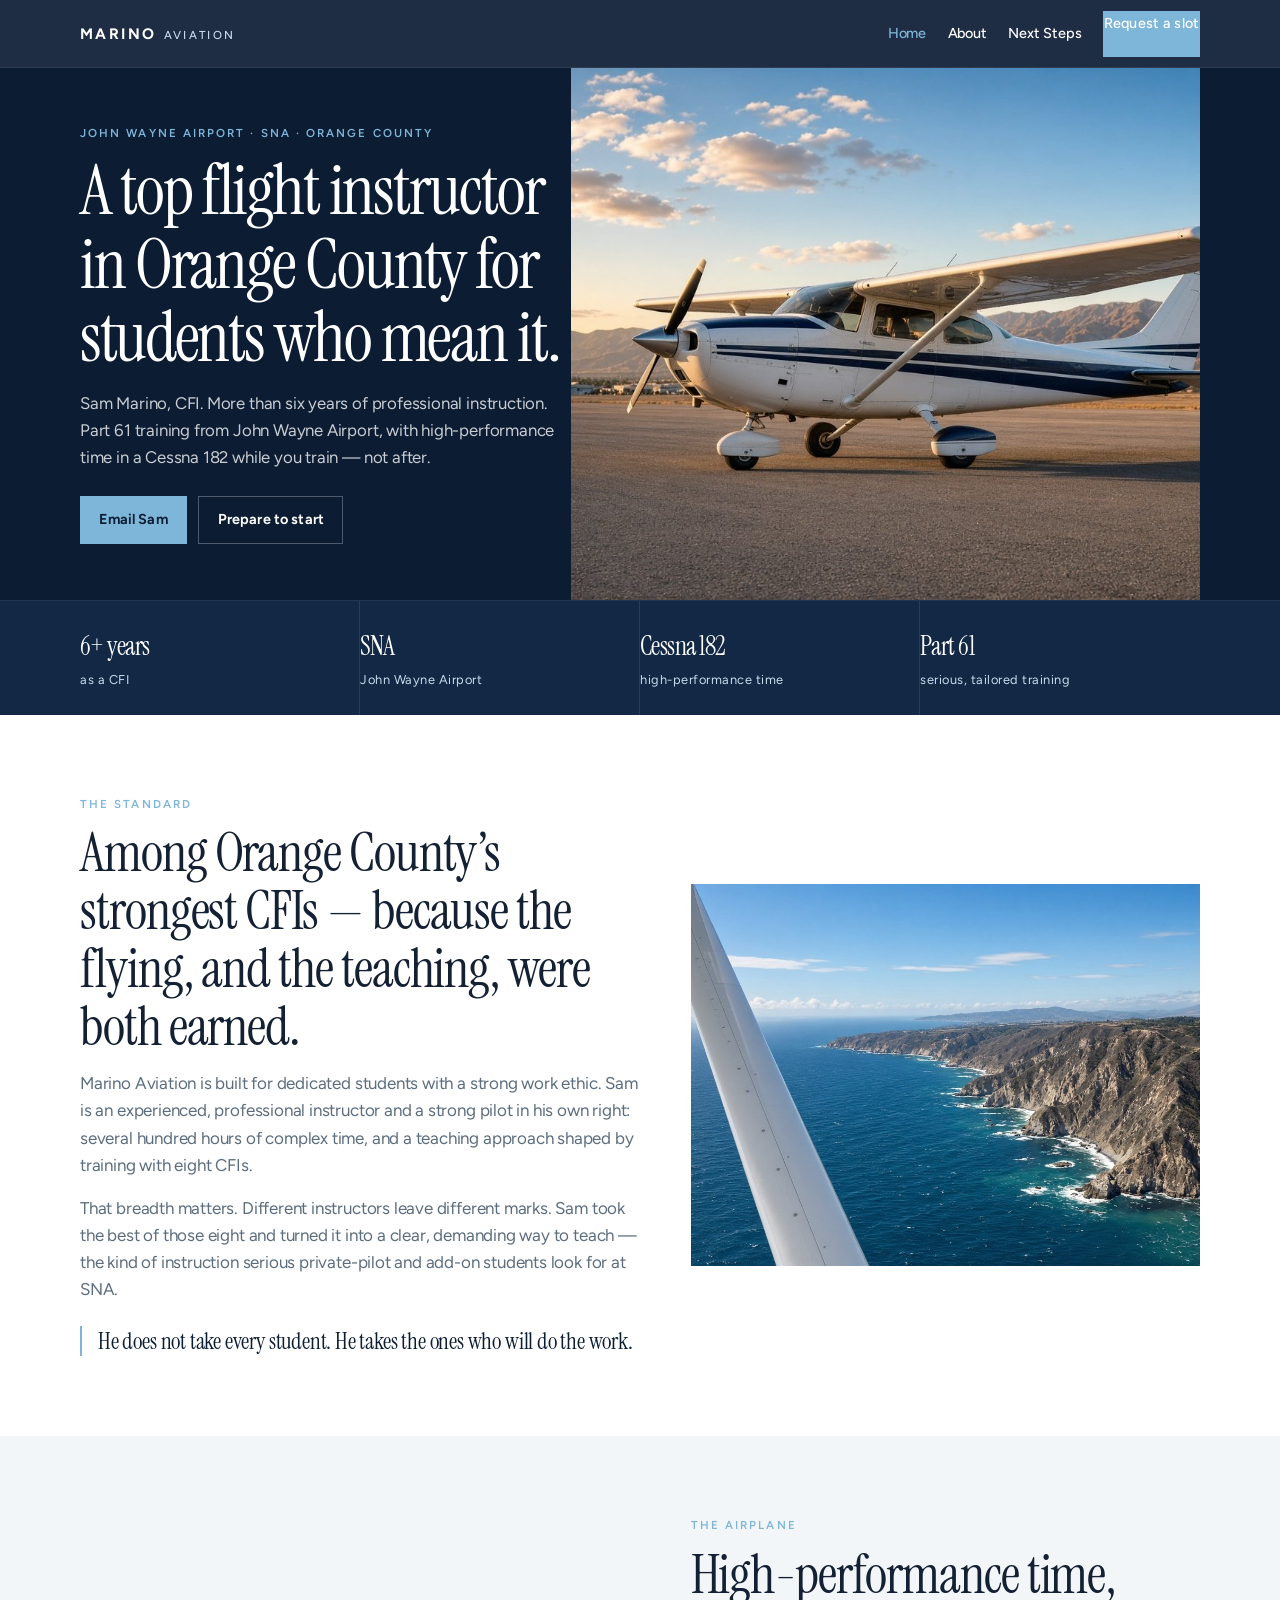
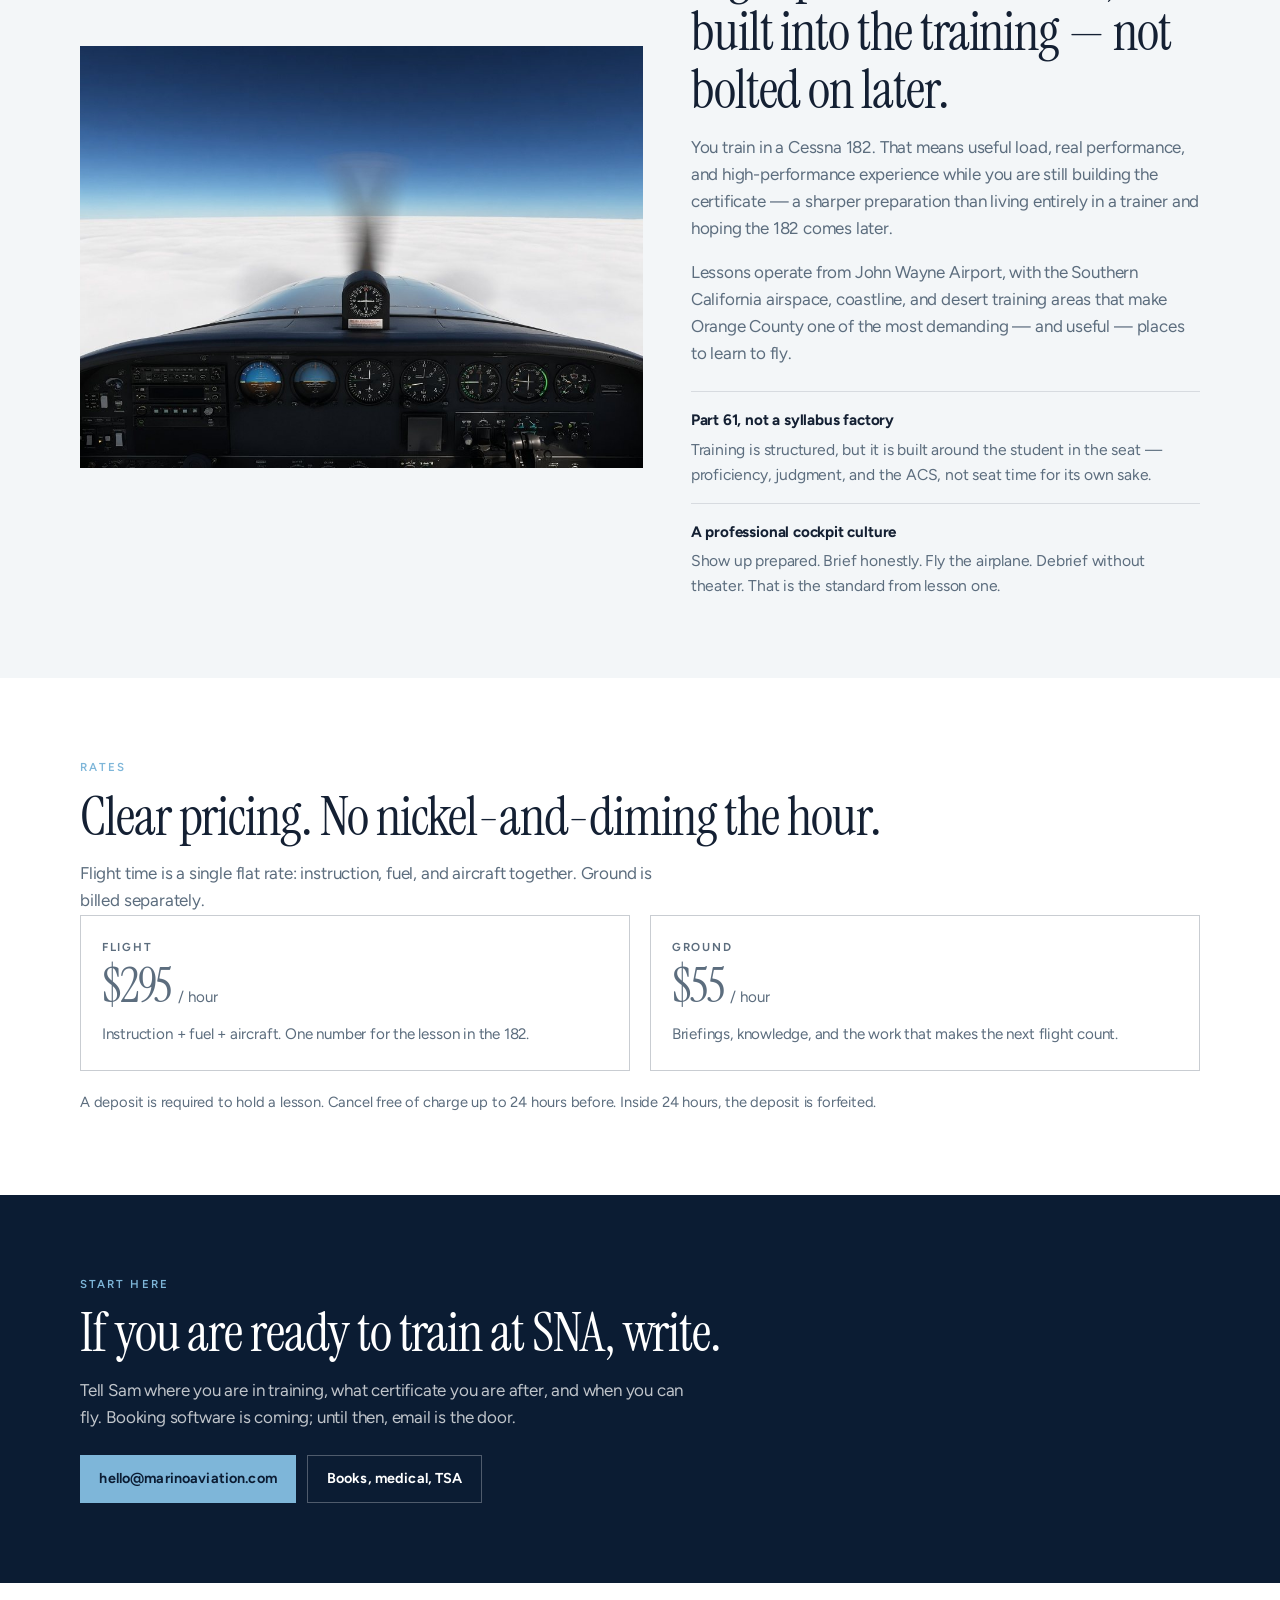
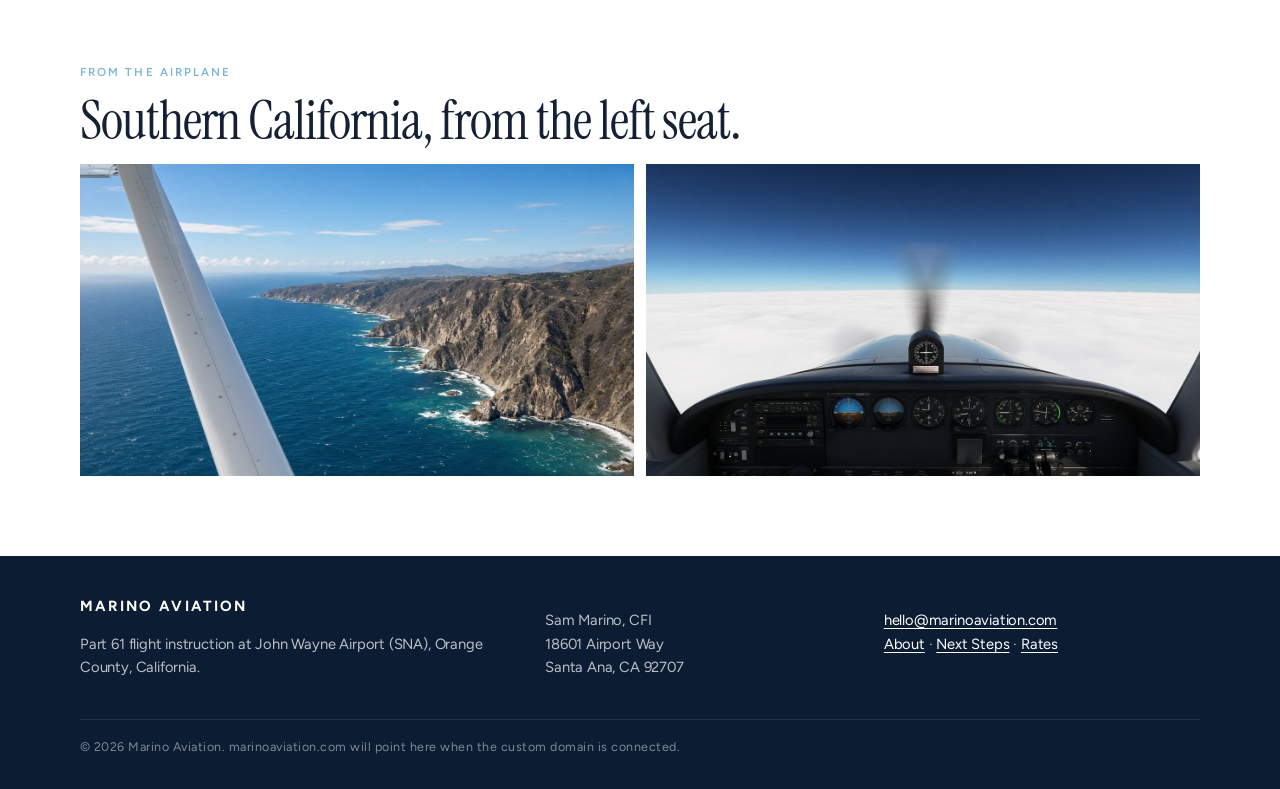
<file: index.html>
<!DOCTYPE html>
<html lang="en">
<head>
  <meta charset="utf-8">
  <meta name="viewport" content="width=device-width, initial-scale=1">
  <title>Flight Instructor Orange County | Sam Marino CFI at John Wayne Airport (SNA)</title>
  <meta name="description" content="Train with Sam Marino, an experienced Part 61 CFI at John Wayne Airport (SNA). Six-plus years of instruction, high-performance Cessna 182 time, and a top choice for serious Orange County flight students.">
  <link rel="canonical" href="https://coastbeekeeper-afk.github.io/marino-aviation/">
  <link rel="icon" href="images/favicon.svg" type="image/svg+xml">
  <meta name="theme-color" content="#0b1c33">
  <meta name="robots" content="index,follow">
  <meta property="og:type" content="website">
  <meta property="og:site_name" content="Marino Aviation">
  <meta property="og:title" content="Flight Instructor Orange County | Sam Marino CFI at SNA">
  <meta property="og:description" content="Part 61 flight training at John Wayne Airport with an experienced CFI. Six-plus years of instruction and high-performance Cessna 182 time.">
  <meta property="og:url" content="https://coastbeekeeper-afk.github.io/marino-aviation/">
  <meta property="og:image" content="https://coastbeekeeper-afk.github.io/marino-aviation/images/og-image.jpg">
  <meta property="og:image:alt" content="White and navy Cessna 182 on the tarmac at golden hour, used for Part 61 training at John Wayne Airport.">
  <meta property="og:locale" content="en_US">
  <meta name="twitter:card" content="summary_large_image">
  <meta name="twitter:title" content="Flight Instructor Orange County | Sam Marino CFI at SNA">
  <meta name="twitter:description" content="Part 61 flight training at John Wayne Airport with an experienced CFI. Six-plus years of instruction and high-performance Cessna 182 time.">
  <meta name="twitter:image" content="https://coastbeekeeper-afk.github.io/marino-aviation/images/og-image.jpg">
  <link rel="preconnect" href="https://fonts.googleapis.com">
  <link rel="preconnect" href="https://fonts.gstatic.com" crossorigin>
  <link href="https://fonts.googleapis.com/css2?family=Figtree:wght@400;500;600;700&family=Instrument+Serif:ital@0;1&display=swap" rel="stylesheet">
  <link rel="stylesheet" href="css/styles.css">
  <script type="application/ld+json">
  {
    "@context": "https://schema.org",
    "@graph": [
      {
        "@type": ["LocalBusiness", "FlightSchool"],
        "@id": "https://coastbeekeeper-afk.github.io/marino-aviation/#school",
        "name": "Marino Aviation",
        "url": "https://coastbeekeeper-afk.github.io/marino-aviation/",
        "email": "hello@marinoaviation.com",
        "image": "https://coastbeekeeper-afk.github.io/marino-aviation/images/og-image.jpg",
        "logo": "https://coastbeekeeper-afk.github.io/marino-aviation/images/favicon.svg",
        "description": "Part 61 flight training at John Wayne Airport (SNA) with Sam Marino, CFI — an experienced Orange County flight instructor with more than six years of instruction and high-performance Cessna 182 time.",
        "priceRange": "$$",
        "currenciesAccepted": "USD",
        "address": {
          "@type": "PostalAddress",
          "streetAddress": "John Wayne Airport, 18601 Airport Way",
          "addressLocality": "Santa Ana",
          "addressRegion": "CA",
          "postalCode": "92707",
          "addressCountry": "US"
        },
        "geo": {
          "@type": "GeoCoordinates",
          "latitude": 33.6757,
          "longitude": -117.8682
        },
        "areaServed": [
          {"@type": "AdministrativeArea", "name": "Orange County"},
          {"@type": "City", "name": "Santa Ana"},
          {"@type": "City", "name": "Irvine"},
          {"@type": "City", "name": "Newport Beach"},
          {"@type": "City", "name": "Costa Mesa"},
          {"@type": "Airport", "name": "John Wayne Airport", "iataCode": "SNA"}
        ],
        "employee": {
          "@type": "Person",
          "name": "Sam Marino",
          "jobTitle": "Certified Flight Instructor",
          "hasCredential": "CFI"
        },
        "makesOffer": [
          {
            "@type": "Offer",
            "name": "Flight instruction",
            "description": "Instruction, fuel, and aircraft at a flat hourly rate.",
            "price": "295.00",
            "priceCurrency": "USD"
          },
          {
            "@type": "Offer",
            "name": "Ground instruction",
            "price": "55.00",
            "priceCurrency": "USD"
          }
        ]
      },
      {
        "@type": "WebSite",
        "@id": "https://coastbeekeeper-afk.github.io/marino-aviation/#website",
        "url": "https://coastbeekeeper-afk.github.io/marino-aviation/",
        "name": "Marino Aviation",
        "publisher": {"@id": "https://coastbeekeeper-afk.github.io/marino-aviation/#school"}
      },
      {
        "@type": "WebPage",
        "@id": "https://coastbeekeeper-afk.github.io/marino-aviation/#webpage",
        "url": "https://coastbeekeeper-afk.github.io/marino-aviation/",
        "name": "Flight Instructor Orange County | Sam Marino CFI at John Wayne Airport (SNA)",
        "isPartOf": {"@id": "https://coastbeekeeper-afk.github.io/marino-aviation/#website"},
        "about": {"@id": "https://coastbeekeeper-afk.github.io/marino-aviation/#school"},
        "inLanguage": "en-US"
      }
    ]
  }
  </script>
</head>
<body>
  <a class="skip" href="#main">Skip to content</a>
  <header class="site-header">
    <div class="wrap header-inner">
      <a class="wordmark" href="index.html">
        <strong>MARINO</strong>
        <span>Aviation</span>
      </a>
      <button class="nav-toggle" type="button" data-nav-toggle aria-expanded="false" aria-controls="site-nav" aria-label="Open menu">
        <span></span><span></span><span></span>
      </button>
      <nav class="site-nav" id="site-nav" data-nav>
        <ul>
          <li><a href="index.html" aria-current="page">Home</a></li>
          <li><a href="about.html">About</a></li>
          <li><a href="next-steps.html">Next Steps</a></li>
          <li><a class="btn" href="mailto:hello@marinoaviation.com?subject=Flight%20training%20inquiry">Request a slot</a></li>
        </ul>
      </nav>
    </div>
  </header>

  <main id="main">
    <section class="hero">
      <div class="wrap hero-grid">
        <div class="hero-copy">
          <p class="eyebrow">John Wayne Airport · SNA · Orange County</p>
          <h1>A top flight instructor in Orange County for students who mean it.</h1>
          <p class="intro">Sam Marino, CFI. More than six years of professional instruction. Part 61 training from John Wayne Airport, with high-performance time in a Cessna 182 while you train — not after.</p>
          <div class="hero-actions">
            <a class="btn" href="mailto:hello@marinoaviation.com?subject=Flight%20training%20inquiry">Email Sam</a>
            <a class="btn btn-ghost" href="next-steps.html">Prepare to start</a>
          </div>
        </div>
        <div class="hero-photo">
          <img src="images/hero-182-tarmac.jpg" width="1280" height="720" alt="White and navy Cessna 182 parked on an airport tarmac at golden hour, with mountains on the horizon.">
        </div>
      </div>
    </section>

    <section class="stats" aria-label="At a glance">
      <div class="wrap stats-grid">
        <div class="stat"><b>6+ years</b><span>as a CFI</span></div>
        <div class="stat"><b>SNA</b><span>John Wayne Airport</span></div>
        <div class="stat"><b>Cessna 182</b><span>high-performance time</span></div>
        <div class="stat"><b>Part 61</b><span>serious, tailored training</span></div>
      </div>
    </section>

    <section class="section">
      <div class="wrap section-split">
        <div>
          <p class="eyebrow">The standard</p>
          <h2 class="section-title">Among Orange County’s strongest CFIs — because the flying, and the teaching, were both earned.</h2>
          <div class="prose">
            <p>Marino Aviation is built for dedicated students with a strong work ethic. Sam is an experienced, professional instructor and a strong pilot in his own right: several hundred hours of complex time, and a teaching approach shaped by training with eight CFIs.</p>
            <p>That breadth matters. Different instructors leave different marks. Sam took the best of those eight and turned it into a clear, demanding way to teach — the kind of instruction serious private-pilot and add-on students look for at SNA.</p>
          </div>
          <blockquote class="pull">He does not take every student. He takes the ones who will do the work.</blockquote>
        </div>
        <img src="images/wing-coast.jpg" width="1280" height="720" alt="View from a Cessna 182 of a white wing strut over a rugged Southern California coastline and deep blue Pacific water.">
      </div>
    </section>

    <section class="section band">
      <div class="wrap section-split">
        <img src="images/cockpit-clouds.jpg" width="1280" height="720" alt="Pilot’s view from a Cessna cockpit above a solid cloud layer, with analog flight instruments and a spinning propeller ahead.">
        <div>
          <p class="eyebrow">The airplane</p>
          <h2 class="section-title">High-performance time, built into the training — not bolted on later.</h2>
          <div class="prose">
            <p>You train in a Cessna 182. That means useful load, real performance, and high-performance experience while you are still building the certificate — a sharper preparation than living entirely in a trainer and hoping the 182 comes later.</p>
            <p>Lessons operate from John Wayne Airport, with the Southern California airspace, coastline, and desert training areas that make Orange County one of the most demanding — and useful — places to learn to fly.</p>
          </div>
          <ul class="feature-list">
            <li>
              <strong>Part 61, not a syllabus factory</strong>
              <p>Training is structured, but it is built around the student in the seat — proficiency, judgment, and the ACS, not seat time for its own sake.</p>
            </li>
            <li>
              <strong>A professional cockpit culture</strong>
              <p>Show up prepared. Brief honestly. Fly the airplane. Debrief without theater. That is the standard from lesson one.</p>
            </li>
          </ul>
        </div>
      </div>
    </section>

    <section class="section" id="rates">
      <div class="wrap">
        <p class="eyebrow">Rates</p>
        <h2 class="section-title">Clear pricing. No nickel-and-diming the hour.</h2>
        <p class="lede">Flight time is a single flat rate: instruction, fuel, and aircraft together. Ground is billed separately.</p>
        <div class="rates">
          <article class="rate-card">
            <p class="label">Flight</p>
            <p class="price">$295 <small>/ hour</small></p>
            <p>Instruction + fuel + aircraft. One number for the lesson in the 182.</p>
          </article>
          <article class="rate-card">
            <p class="label">Ground</p>
            <p class="price">$55 <small>/ hour</small></p>
            <p>Briefings, knowledge, and the work that makes the next flight count.</p>
          </article>
        </div>
        <p class="note">A deposit is required to hold a lesson. Cancel free of charge up to 24 hours before. Inside 24 hours, the deposit is forfeited.</p>
      </div>
    </section>

    <section class="section band-navy">
      <div class="wrap">
        <p class="eyebrow">Start here</p>
        <h2 class="section-title">If you are ready to train at SNA, write.</h2>
        <p class="lede">Tell Sam where you are in training, what certificate you are after, and when you can fly. Booking software is coming; until then, email is the door.</p>
        <div class="cta-row">
          <a class="btn" href="mailto:hello@marinoaviation.com?subject=Flight%20training%20inquiry">hello@marinoaviation.com</a>
          <a class="btn btn-ghost" href="next-steps.html">Books, medical, TSA</a>
        </div>
      </div>
    </section>

    <section class="section">
      <div class="wrap">
        <p class="eyebrow">From the airplane</p>
        <h2 class="section-title">Southern California, from the left seat.</h2>
        <div class="gallery">
          <img src="images/wing-coast.jpg" width="1280" height="720" alt="Cessna wing strut in the foreground over steep coastal cliffs, turquoise shallows, and deep Pacific blue.">
          <img src="images/cockpit-clouds.jpg" width="1280" height="720" alt="Cessna instrument panel and spinning propeller while flying on top of an unbroken white cloud deck.">
        </div>
      </div>
    </section>
  </main>

  <footer class="site-footer">
    <div class="wrap footer-grid">
      <div>
        <strong style="color:#fff;letter-spacing:0.14em;">MARINO AVIATION</strong>
        <p>Part 61 flight instruction at John Wayne Airport (SNA), Orange County, California.</p>
      </div>
      <div>
        <p>Sam Marino, CFI<br>18601 Airport Way<br>Santa Ana, CA 92707</p>
      </div>
      <div>
        <p><a href="mailto:hello@marinoaviation.com">hello@marinoaviation.com</a><br>
        <a href="about.html">About</a> · <a href="next-steps.html">Next Steps</a> · <a href="index.html#rates">Rates</a></p>
      </div>
    </div>
    <div class="wrap">
      <p class="tiny">© 2026 Marino Aviation. marinoaviation.com will point here when the custom domain is connected.</p>
    </div>
  </footer>
  <script src="js/nav.js"></script>
</body>
</html>
</file>
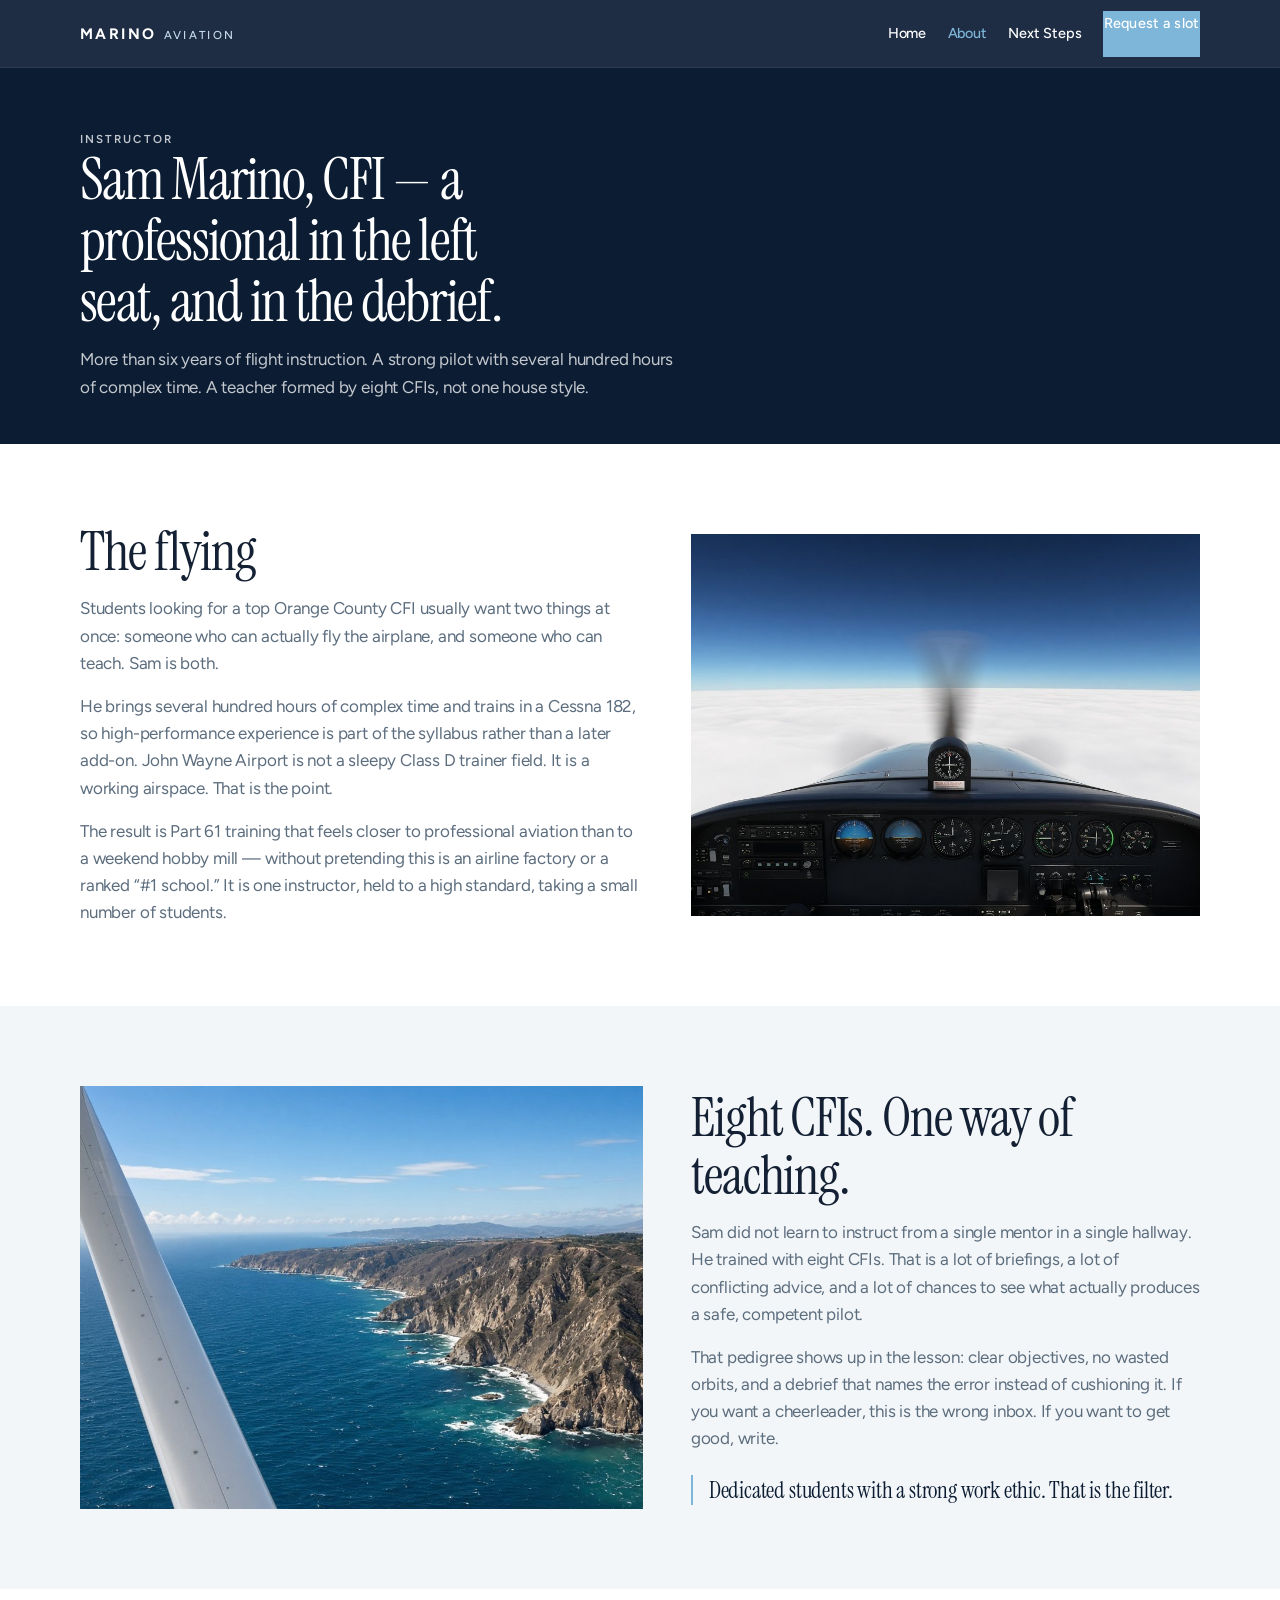
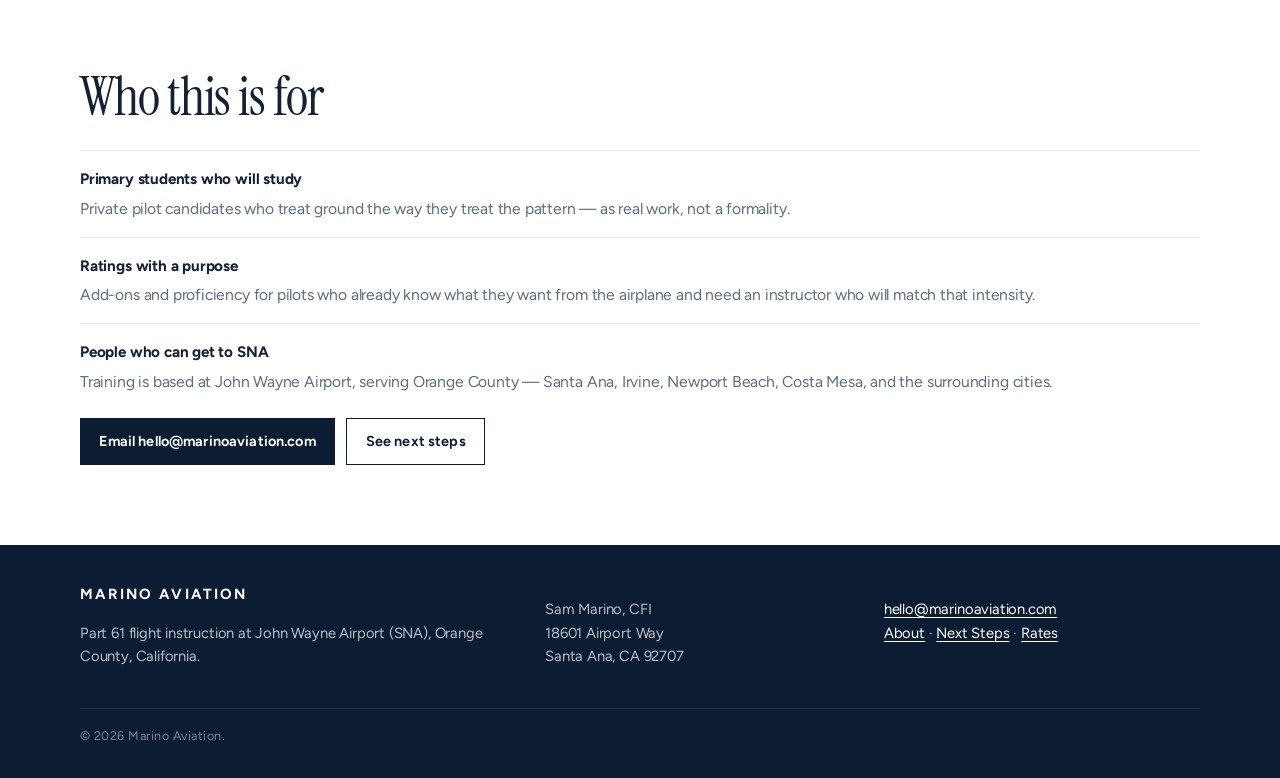
<file: about.html>
<!DOCTYPE html>
<html lang="en">
<head>
  <meta charset="utf-8">
  <meta name="viewport" content="width=device-width, initial-scale=1">
  <title>About Sam Marino, CFI | Orange County Flight Instructor | Marino Aviation</title>
  <meta name="description" content="Meet Sam Marino, CFI — an experienced Orange County flight instructor at John Wayne Airport with 6+ years of teaching, complex time, and a pedigree shaped by eight CFIs.">
  <link rel="canonical" href="https://coastbeekeeper-afk.github.io/marino-aviation/about.html">
  <link rel="icon" href="images/favicon.svg" type="image/svg+xml">
  <meta name="theme-color" content="#0b1c33">
  <meta name="robots" content="index,follow">
  <meta property="og:type" content="profile">
  <meta property="og:site_name" content="Marino Aviation">
  <meta property="og:title" content="About Sam Marino, CFI | Orange County Flight Instructor">
  <meta property="og:description" content="Six-plus years as a CFI. Several hundred hours of complex time. Trained with eight instructors. Part 61 training at John Wayne Airport (SNA).">
  <meta property="og:url" content="https://coastbeekeeper-afk.github.io/marino-aviation/about.html">
  <meta property="og:image" content="https://coastbeekeeper-afk.github.io/marino-aviation/images/og-image.jpg">
  <meta property="og:locale" content="en_US">
  <meta name="twitter:card" content="summary_large_image">
  <meta name="twitter:title" content="About Sam Marino, CFI | Orange County Flight Instructor">
  <meta name="twitter:description" content="Six-plus years as a CFI. Several hundred hours of complex time. Trained with eight instructors. Part 61 training at John Wayne Airport (SNA).">
  <meta name="twitter:image" content="https://coastbeekeeper-afk.github.io/marino-aviation/images/og-image.jpg">
  <link rel="preconnect" href="https://fonts.googleapis.com">
  <link rel="preconnect" href="https://fonts.gstatic.com" crossorigin>
  <link href="https://fonts.googleapis.com/css2?family=Figtree:wght@400;500;600;700&family=Instrument+Serif:ital@0;1&display=swap" rel="stylesheet">
  <link rel="stylesheet" href="css/styles.css">
  <script type="application/ld+json">
  {
    "@context": "https://schema.org",
    "@type": "ProfilePage",
    "name": "About Sam Marino, CFI",
    "url": "https://coastbeekeeper-afk.github.io/marino-aviation/about.html",
    "mainEntity": {
      "@type": "Person",
      "name": "Sam Marino",
      "jobTitle": "Certified Flight Instructor",
      "worksFor": {
        "@type": "FlightSchool",
        "name": "Marino Aviation",
        "url": "https://coastbeekeeper-afk.github.io/marino-aviation/"
      },
      "email": "hello@marinoaviation.com",
      "address": {
        "@type": "PostalAddress",
        "addressLocality": "Santa Ana",
        "addressRegion": "CA",
        "addressCountry": "US"
      }
    }
  }
  </script>
</head>
<body>
  <a class="skip" href="#main">Skip to content</a>
  <header class="site-header">
    <div class="wrap header-inner">
      <a class="wordmark" href="index.html">
        <strong>MARINO</strong>
        <span>Aviation</span>
      </a>
      <button class="nav-toggle" type="button" data-nav-toggle aria-expanded="false" aria-controls="site-nav" aria-label="Open menu">
        <span></span><span></span><span></span>
      </button>
      <nav class="site-nav" id="site-nav" data-nav>
        <ul>
          <li><a href="index.html">Home</a></li>
          <li><a href="about.html" aria-current="page">About</a></li>
          <li><a href="next-steps.html">Next Steps</a></li>
          <li><a class="btn" href="mailto:hello@marinoaviation.com?subject=Flight%20training%20inquiry">Request a slot</a></li>
        </ul>
      </nav>
    </div>
  </header>

  <main id="main">
    <header class="page-hero">
      <div class="wrap">
        <p class="eyebrow">Instructor</p>
        <h1>Sam Marino, CFI — a professional in the left seat, and in the debrief.</h1>
        <p>More than six years of flight instruction. A strong pilot with several hundred hours of complex time. A teacher formed by eight CFIs, not one house style.</p>
      </div>
    </header>

    <section class="section">
      <div class="wrap section-split">
        <div class="prose">
          <h2 class="section-title">The flying</h2>
          <p>Students looking for a top Orange County CFI usually want two things at once: someone who can actually fly the airplane, and someone who can teach. Sam is both.</p>
          <p>He brings several hundred hours of complex time and trains in a Cessna 182, so high-performance experience is part of the syllabus rather than a later add-on. John Wayne Airport is not a sleepy Class D trainer field. It is a working airspace. That is the point.</p>
          <p>The result is Part 61 training that feels closer to professional aviation than to a weekend hobby mill — without pretending this is an airline factory or a ranked “#1 school.” It is one instructor, held to a high standard, taking a small number of students.</p>
        </div>
        <img src="images/cockpit-clouds.jpg" width="1280" height="720" alt="View from a Cessna cockpit above a solid cloud deck, with analog instruments, magnetic compass, and propeller blur ahead.">
      </div>
    </section>

    <section class="section band">
      <div class="wrap section-split">
        <img src="images/wing-coast.jpg" width="1280" height="720" alt="Cessna 182 wing strut over a rugged Southern California coastline and deep blue Pacific water.">
        <div>
          <h2 class="section-title">Eight CFIs. One way of teaching.</h2>
          <div class="prose">
            <p>Sam did not learn to instruct from a single mentor in a single hallway. He trained with eight CFIs. That is a lot of briefings, a lot of conflicting advice, and a lot of chances to see what actually produces a safe, competent pilot.</p>
            <p>That pedigree shows up in the lesson: clear objectives, no wasted orbits, and a debrief that names the error instead of cushioning it. If you want a cheerleader, this is the wrong inbox. If you want to get good, write.</p>
          </div>
          <blockquote class="pull">Dedicated students with a strong work ethic. That is the filter.</blockquote>
        </div>
      </div>
    </section>

    <section class="section">
      <div class="wrap">
        <h2 class="section-title">Who this is for</h2>
        <ul class="feature-list">
          <li>
            <strong>Primary students who will study</strong>
            <p>Private pilot candidates who treat ground the way they treat the pattern — as real work, not a formality.</p>
          </li>
          <li>
            <strong>Ratings with a purpose</strong>
            <p>Add-ons and proficiency for pilots who already know what they want from the airplane and need an instructor who will match that intensity.</p>
          </li>
          <li>
            <strong>People who can get to SNA</strong>
            <p>Training is based at John Wayne Airport, serving Orange County — Santa Ana, Irvine, Newport Beach, Costa Mesa, and the surrounding cities.</p>
          </li>
        </ul>
        <div class="cta-row">
          <a class="btn btn-navy" href="mailto:hello@marinoaviation.com?subject=Flight%20training%20inquiry">Email hello@marinoaviation.com</a>
          <a class="btn" href="next-steps.html" style="background:transparent;border:1px solid var(--navy);color:var(--navy);">See next steps</a>
        </div>
      </div>
    </section>
  </main>

  <footer class="site-footer">
    <div class="wrap footer-grid">
      <div>
        <strong style="color:#fff;letter-spacing:0.14em;">MARINO AVIATION</strong>
        <p>Part 61 flight instruction at John Wayne Airport (SNA), Orange County, California.</p>
      </div>
      <div>
        <p>Sam Marino, CFI<br>18601 Airport Way<br>Santa Ana, CA 92707</p>
      </div>
      <div>
        <p><a href="mailto:hello@marinoaviation.com">hello@marinoaviation.com</a><br>
        <a href="about.html">About</a> · <a href="next-steps.html">Next Steps</a> · <a href="index.html#rates">Rates</a></p>
      </div>
    </div>
    <div class="wrap">
      <p class="tiny">© 2026 Marino Aviation.</p>
    </div>
  </footer>
  <script src="js/nav.js"></script>
</body>
</html>
</file>
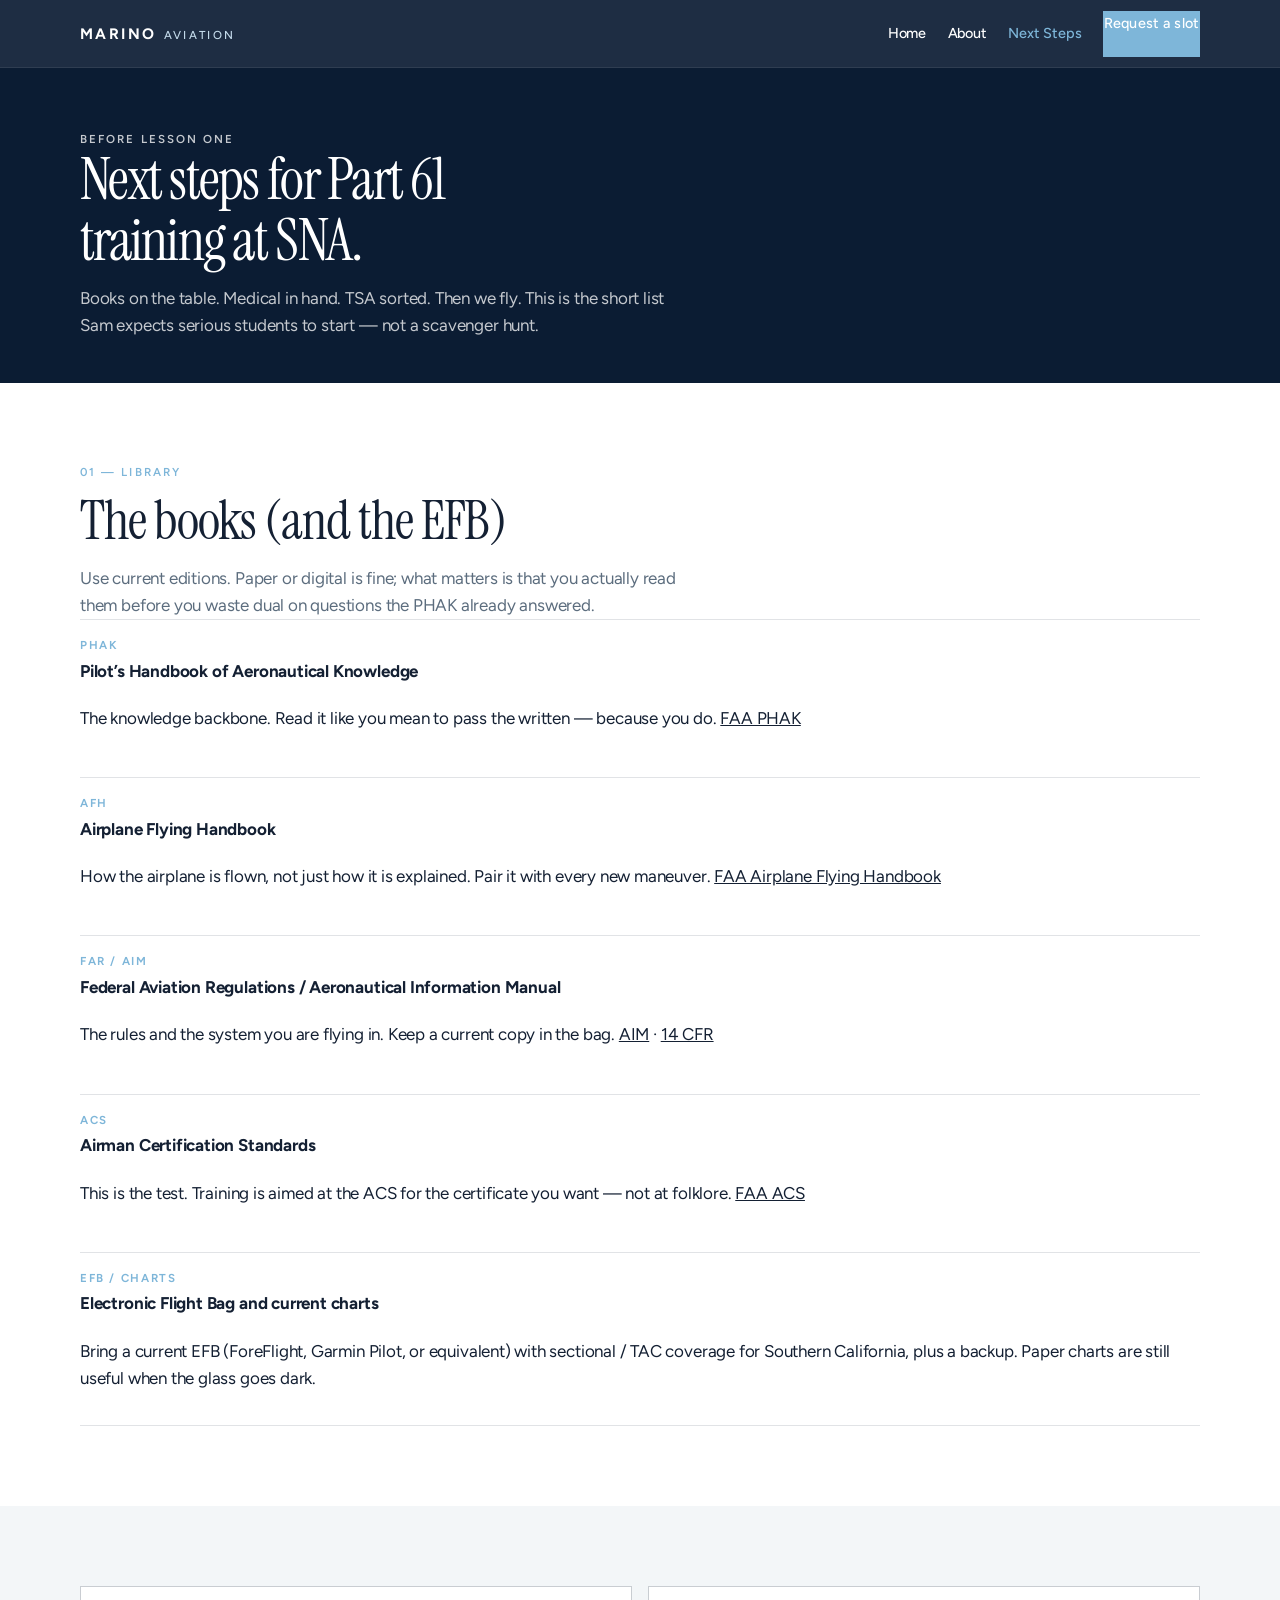
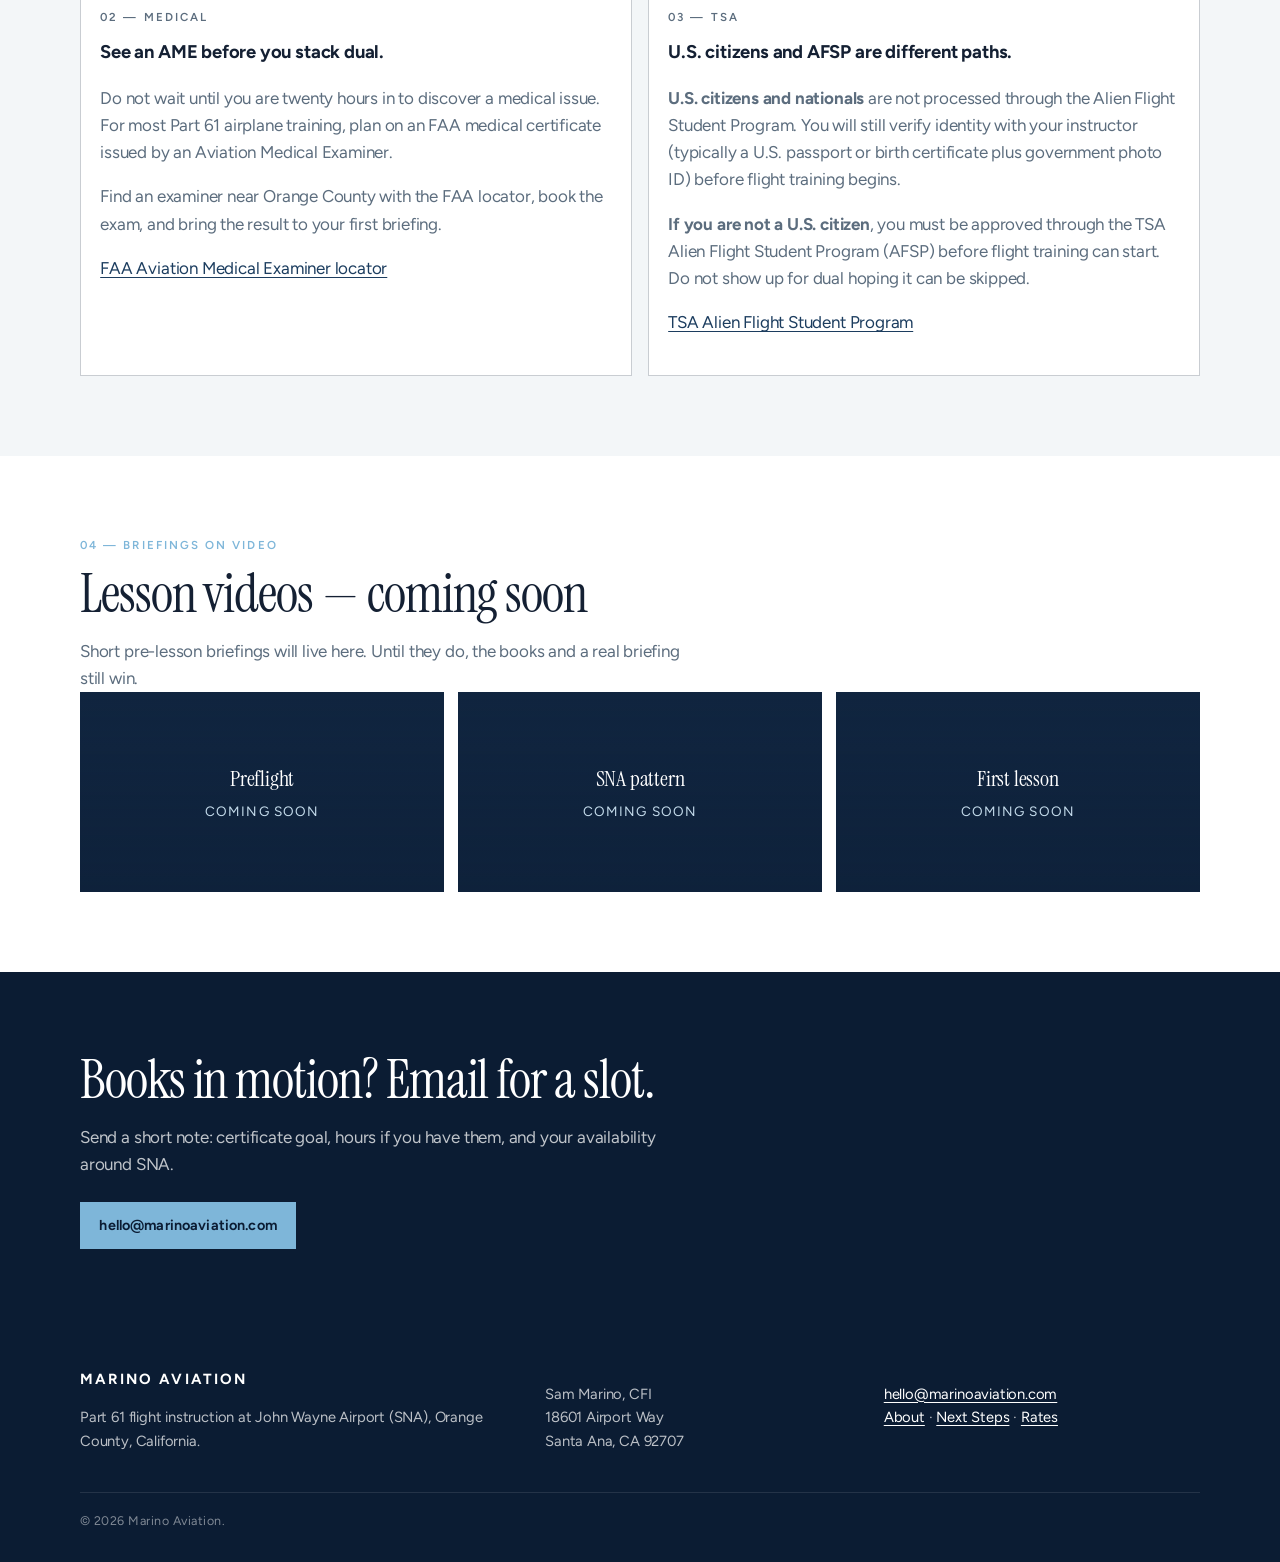
<file: next-steps.html>
<!DOCTYPE html>
<html lang="en">
<head>
  <meta charset="utf-8">
  <meta name="viewport" content="width=device-width, initial-scale=1">
  <title>Next Steps: Books, Medical &amp; TSA | Orange County Flight Training | Marino Aviation</title>
  <meta name="description" content="Start Part 61 flight training at John Wayne Airport (SNA): PHAK, AFH, FAR/AIM, ACS, EFB charts, FAA medical, and TSA AFSP guidance for U.S. and non-U.S. students.">
  <link rel="canonical" href="https://coastbeekeeper-afk.github.io/marino-aviation/next-steps.html">
  <link rel="icon" href="images/favicon.svg" type="image/svg+xml">
  <meta name="theme-color" content="#0b1c33">
  <meta name="robots" content="index,follow">
  <meta property="og:type" content="website">
  <meta property="og:site_name" content="Marino Aviation">
  <meta property="og:title" content="Next Steps for Orange County Flight Training | Marino Aviation">
  <meta property="og:description" content="Books, FAA medical, and TSA requirements before you start Part 61 training at John Wayne Airport with Sam Marino, CFI.">
  <meta property="og:url" content="https://coastbeekeeper-afk.github.io/marino-aviation/next-steps.html">
  <meta property="og:image" content="https://coastbeekeeper-afk.github.io/marino-aviation/images/og-image.jpg">
  <meta property="og:locale" content="en_US">
  <meta name="twitter:card" content="summary_large_image">
  <meta name="twitter:title" content="Next Steps for Orange County Flight Training | Marino Aviation">
  <meta name="twitter:description" content="Books, FAA medical, and TSA requirements before you start Part 61 training at John Wayne Airport with Sam Marino, CFI.">
  <meta name="twitter:image" content="https://coastbeekeeper-afk.github.io/marino-aviation/images/og-image.jpg">
  <link rel="preconnect" href="https://fonts.googleapis.com">
  <link rel="preconnect" href="https://fonts.gstatic.com" crossorigin>
  <link href="https://fonts.googleapis.com/css2?family=Figtree:wght@400;500;600;700&family=Instrument+Serif:ital@0;1&display=swap" rel="stylesheet">
  <link rel="stylesheet" href="css/styles.css">
  <script type="application/ld+json">
  {
    "@context": "https://schema.org",
    "@type": "HowTo",
    "name": "Prepare for Part 61 flight training at John Wayne Airport",
    "description": "Books, medical certification, and TSA steps before starting flight instruction with Marino Aviation in Orange County.",
    "url": "https://coastbeekeeper-afk.github.io/marino-aviation/next-steps.html",
    "step": [
      {"@type": "HowToStep", "name": "Get the books and an EFB", "text": "PHAK, Airplane Flying Handbook, FAR/AIM, ACS, and a current EFB with charts."},
      {"@type": "HowToStep", "name": "Complete an FAA medical", "text": "See an Aviation Medical Examiner before you invest heavily in dual."},
      {"@type": "HowToStep", "name": "Complete TSA requirements", "text": "U.S. citizens verify identity with the instructor. Non-U.S. citizens use the Alien Flight Student Program."}
    ]
  }
  </script>
</head>
<body>
  <a class="skip" href="#main">Skip to content</a>
  <header class="site-header">
    <div class="wrap header-inner">
      <a class="wordmark" href="index.html">
        <strong>MARINO</strong>
        <span>Aviation</span>
      </a>
      <button class="nav-toggle" type="button" data-nav-toggle aria-expanded="false" aria-controls="site-nav" aria-label="Open menu">
        <span></span><span></span><span></span>
      </button>
      <nav class="site-nav" id="site-nav" data-nav>
        <ul>
          <li><a href="index.html">Home</a></li>
          <li><a href="about.html">About</a></li>
          <li><a href="next-steps.html" aria-current="page">Next Steps</a></li>
          <li><a class="btn" href="mailto:hello@marinoaviation.com?subject=Flight%20training%20inquiry">Request a slot</a></li>
        </ul>
      </nav>
    </div>
  </header>

  <main id="main">
    <header class="page-hero">
      <div class="wrap">
        <p class="eyebrow">Before lesson one</p>
        <h1>Next steps for Part 61 training at SNA.</h1>
        <p>Books on the table. Medical in hand. TSA sorted. Then we fly. This is the short list Sam expects serious students to start — not a scavenger hunt.</p>
      </div>
    </header>

    <section class="section" id="books">
      <div class="wrap">
        <p class="eyebrow">01 — Library</p>
        <h2 class="section-title">The books (and the EFB)</h2>
        <p class="lede">Use current editions. Paper or digital is fine; what matters is that you actually read them before you waste dual on questions the PHAK already answered.</p>
        <div class="book-list">
          <article class="book">
            <span>PHAK</span>
            <strong>Pilot’s Handbook of Aeronautical Knowledge</strong>
            <p>The knowledge backbone. Read it like you mean to pass the written — because you do. <a href="https://www.faa.gov/regulations_policies/handbooks_manuals/aviation/phak">FAA PHAK</a></p>
          </article>
          <article class="book">
            <span>AFH</span>
            <strong>Airplane Flying Handbook</strong>
            <p>How the airplane is flown, not just how it is explained. Pair it with every new maneuver. <a href="https://www.faa.gov/regulations_policies/handbooks_manuals/aviation/airplane_handbook">FAA Airplane Flying Handbook</a></p>
          </article>
          <article class="book">
            <span>FAR / AIM</span>
            <strong>Federal Aviation Regulations / Aeronautical Information Manual</strong>
            <p>The rules and the system you are flying in. Keep a current copy in the bag. <a href="https://www.faa.gov/air_traffic/publications/atpubs/aim_html/">AIM</a> · <a href="https://www.ecfr.gov/current/title-14">14 CFR</a></p>
          </article>
          <article class="book">
            <span>ACS</span>
            <strong>Airman Certification Standards</strong>
            <p>This is the test. Training is aimed at the ACS for the certificate you want — not at folklore. <a href="https://www.faa.gov/training_testing/testing/acs">FAA ACS</a></p>
          </article>
          <article class="book">
            <span>EFB / charts</span>
            <strong>Electronic Flight Bag and current charts</strong>
            <p>Bring a current EFB (ForeFlight, Garmin Pilot, or equivalent) with sectional / TAC coverage for Southern California, plus a backup. Paper charts are still useful when the glass goes dark.</p>
          </article>
        </div>
      </div>
    </section>

    <section class="section band" id="medical">
      <div class="wrap checklist">
        <article class="card">
          <p class="eyebrow">02 — Medical</p>
          <h2>See an AME before you stack dual.</h2>
          <p>Do not wait until you are twenty hours in to discover a medical issue. For most Part 61 airplane training, plan on an FAA medical certificate issued by an Aviation Medical Examiner.</p>
          <p>Find an examiner near Orange County with the FAA locator, book the exam, and bring the result to your first briefing.</p>
          <p><a href="https://www.faa.gov/pilots/amelocator">FAA Aviation Medical Examiner locator</a></p>
        </article>
        <article class="card">
          <p class="eyebrow">03 — TSA</p>
          <h2>U.S. citizens and AFSP are different paths.</h2>
          <p><strong>U.S. citizens and nationals</strong> are not processed through the Alien Flight Student Program. You will still verify identity with your instructor (typically a U.S. passport or birth certificate plus government photo ID) before flight training begins.</p>
          <p><strong>If you are not a U.S. citizen</strong>, you must be approved through the TSA Alien Flight Student Program (AFSP) before flight training can start. Do not show up for dual hoping it can be skipped.</p>
          <p><a href="https://www.flightschoolcandidates.gov/">TSA Alien Flight Student Program</a></p>
        </article>
      </div>
    </section>

    <section class="section" id="videos">
      <div class="wrap">
        <p class="eyebrow">04 — Briefings on video</p>
        <h2 class="section-title">Lesson videos — coming soon</h2>
        <p class="lede">Short pre-lesson briefings will live here. Until they do, the books and a real briefing still win.</p>
        <div class="video-grid" aria-label="Video placeholders">
          <div class="video-ph">
            <div>
              <strong>Preflight</strong>
              <span>Coming soon</span>
            </div>
          </div>
          <div class="video-ph">
            <div>
              <strong>SNA pattern</strong>
              <span>Coming soon</span>
            </div>
          </div>
          <div class="video-ph">
            <div>
              <strong>First lesson</strong>
              <span>Coming soon</span>
            </div>
          </div>
        </div>
      </div>
    </section>

    <section class="section band-navy">
      <div class="wrap">
        <h2 class="section-title">Books in motion? Email for a slot.</h2>
        <p class="lede">Send a short note: certificate goal, hours if you have them, and your availability around SNA.</p>
        <div class="cta-row">
          <a class="btn" href="mailto:hello@marinoaviation.com?subject=Flight%20training%20inquiry">hello@marinoaviation.com</a>
        </div>
      </div>
    </section>
  </main>

  <footer class="site-footer">
    <div class="wrap footer-grid">
      <div>
        <strong style="color:#fff;letter-spacing:0.14em;">MARINO AVIATION</strong>
        <p>Part 61 flight instruction at John Wayne Airport (SNA), Orange County, California.</p>
      </div>
      <div>
        <p>Sam Marino, CFI<br>18601 Airport Way<br>Santa Ana, CA 92707</p>
      </div>
      <div>
        <p><a href="mailto:hello@marinoaviation.com">hello@marinoaviation.com</a><br>
        <a href="about.html">About</a> · <a href="next-steps.html">Next Steps</a> · <a href="index.html#rates">Rates</a></p>
      </div>
    </div>
    <div class="wrap">
      <p class="tiny">© 2026 Marino Aviation.</p>
    </div>
  </footer>
  <script src="js/nav.js"></script>
</body>
</html>
</file>
<file: css/styles.css>
:root {
  --navy: #0b1c33;
  --navy-2: #122844;
  --navy-3: #1c3d5f;
  --ink: #142033;
  --paper: #f3f6f8;
  --white: #ffffff;
  --sky: #7eb6d9;
  --sky-soft: #c5dcec;
  --muted: #5c6d7e;
  --line: rgba(11, 28, 51, 0.12);
  --line-strong: rgba(11, 28, 51, 0.22);
  --header-h: 4.25rem;
  --wrap: 70rem;
  --font-sans: "Figtree", "Helvetica Neue", Helvetica, Arial, sans-serif;
  --font-serif: "Instrument Serif", Georgia, "Times New Roman", serif;
  --ease: cubic-bezier(0.22, 1, 0.36, 1);
}

*,
*::before,
*::after {
  box-sizing: border-box;
}

html {
  scroll-behavior: smooth;
}

body {
  margin: 0;
  color: var(--ink);
  background: var(--white);
  font-family: var(--font-sans);
  font-size: 1.0625rem;
  line-height: 1.6;
  letter-spacing: -0.011em;
  text-rendering: optimizeLegibility;
  -webkit-font-smoothing: antialiased;
}

img {
  max-width: 100%;
  height: auto;
  display: block;
}

a {
  color: inherit;
}

:focus-visible {
  outline: 2px solid var(--sky);
  outline-offset: 3px;
}

.skip {
  position: absolute;
  left: 0.75rem;
  top: -3rem;
  z-index: 100;
  background: var(--white);
  color: var(--navy);
  padding: 0.5rem 0.8rem;
  font-size: 0.875rem;
}

.skip:focus {
  top: 0.75rem;
}

.wrap {
  width: min(100% - 2rem, var(--wrap));
  margin-inline: auto;
}

.eyebrow {
  margin: 0 0 0.75rem;
  font-size: 0.72rem;
  font-weight: 600;
  letter-spacing: 0.18em;
  text-transform: uppercase;
  color: var(--sky);
}

.section-title {
  margin: 0 0 0.85rem;
  font-family: var(--font-serif);
  font-size: clamp(2rem, 4.4vw, 3.35rem);
  font-weight: 400;
  line-height: 1.08;
  letter-spacing: -0.02em;
}

.lede {
  margin: 0;
  max-width: 38rem;
  color: var(--muted);
  font-size: 1.0625rem;
}

.site-header {
  position: sticky;
  top: 0;
  z-index: 50;
  height: var(--header-h);
  background: rgba(11, 28, 51, 0.92);
  backdrop-filter: blur(14px);
  border-bottom: 1px solid rgba(255, 255, 255, 0.08);
}

.header-inner {
  display: flex;
  align-items: center;
  justify-content: space-between;
  height: var(--header-h);
  gap: 1rem;
}

.wordmark {
  display: flex;
  align-items: baseline;
  gap: 0.45rem;
  color: var(--white);
  text-decoration: none;
}

.wordmark strong {
  font-size: 0.95rem;
  font-weight: 700;
  letter-spacing: 0.16em;
}

.wordmark span {
  font-size: 0.72rem;
  font-weight: 500;
  letter-spacing: 0.2em;
  text-transform: uppercase;
  color: var(--sky-soft);
}

.nav-toggle {
  display: flex;
  flex-direction: column;
  justify-content: center;
  gap: 5px;
  width: 2.75rem;
  height: 2.75rem;
  padding: 0;
  border: 1px solid rgba(255, 255, 255, 0.18);
  background: transparent;
  cursor: pointer;
}

.nav-toggle span {
  display: block;
  width: 1.05rem;
  height: 1.5px;
  margin-inline: auto;
  background: var(--white);
}

.site-nav {
  position: absolute;
  left: 0;
  right: 0;
  top: var(--header-h);
  display: none;
  background: var(--navy);
  border-bottom: 1px solid rgba(255, 255, 255, 0.08);
  padding: 0.5rem 0 1.25rem;
}

.site-nav.is-open {
  display: block;
}

.site-nav ul {
  list-style: none;
  margin: 0 auto;
  padding: 0;
  width: min(100% - 2rem, var(--wrap));
  display: flex;
  flex-direction: column;
  gap: 0.15rem;
}

.site-nav a {
  display: block;
  padding: 0.7rem 0;
  color: var(--white);
  text-decoration: none;
  font-size: 1rem;
  font-weight: 500;
}

.site-nav a[aria-current="page"] {
  color: var(--sky);
}

.site-nav .btn {
  margin-top: 0.5rem;
  width: fit-content;
}

.btn {
  display: inline-flex;
  align-items: center;
  justify-content: center;
  min-height: 2.85rem;
  padding: 0.7rem 1.15rem;
  background: var(--sky);
  color: var(--navy);
  text-decoration: none;
  font-size: 0.9rem;
  font-weight: 650;
  letter-spacing: 0.01em;
  border: 1px solid transparent;
  transition: background 0.2s var(--ease), transform 0.2s var(--ease);
}

.btn:hover {
  background: var(--sky-soft);
}

.btn-ghost {
  background: transparent;
  color: var(--white);
  border-color: rgba(255, 255, 255, 0.28);
}

.btn-ghost:hover {
  background: rgba(255, 255, 255, 0.08);
}

.btn-navy {
  background: var(--navy);
  color: var(--white);
}

.btn-navy:hover {
  background: var(--navy-2);
}

.hero {
  background: var(--navy);
  color: var(--white);
}

.hero-grid {
  display: grid;
}

.hero-copy {
  padding: 2.4rem 0 2.6rem;
}

.hero h1 {
  margin: 0 0 1rem;
  font-family: var(--font-serif);
  font-size: clamp(2.35rem, 8vw, 4.4rem);
  font-weight: 400;
  line-height: 1.04;
  letter-spacing: -0.03em;
}

.hero .intro {
  margin: 0 0 1.6rem;
  max-width: 36rem;
  color: rgba(255, 255, 255, 0.78);
  font-size: 1.05rem;
}

.hero-actions {
  display: flex;
  flex-wrap: wrap;
  gap: 0.7rem;
}

.hero-photo {
  aspect-ratio: 16 / 9;
  overflow: hidden;
}

.hero-photo img {
  width: 100%;
  height: 100%;
  object-fit: cover;
  object-position: 42% 50%;
}

.stats {
  background: var(--navy-2);
  color: var(--white);
  border-top: 1px solid rgba(255, 255, 255, 0.06);
}

.stats-grid {
  display: grid;
  grid-template-columns: 1fr 1fr;
  gap: 0;
}

.stat {
  padding: 1.25rem 0;
  border-bottom: 1px solid rgba(255, 255, 255, 0.08);
}

.stat:nth-child(odd) {
  padding-right: 1rem;
  border-right: 1px solid rgba(255, 255, 255, 0.08);
}

.stat:nth-child(even) {
  padding-left: 1rem;
}

.stat:nth-last-child(-n + 2) {
  border-bottom: 0;
}

.stat b {
  display: block;
  font-family: var(--font-serif);
  font-size: 1.65rem;
  font-weight: 400;
  letter-spacing: -0.02em;
}

.stat span {
  display: block;
  margin-top: 0.2rem;
  color: var(--sky-soft);
  font-size: 0.8rem;
  letter-spacing: 0.04em;
}

.section {
  padding: 3.6rem 0;
}

.section-split {
  display: grid;
  gap: 1.75rem;
}

.section-split img {
  width: 100%;
  height: auto;
  aspect-ratio: 16 / 9;
  object-fit: cover;
  object-position: center;
}

.prose p {
  margin: 0 0 1rem;
  color: var(--muted);
}

.prose p:last-child {
  margin-bottom: 0;
}

.pull {
  margin: 1.4rem 0 0;
  padding-left: 1rem;
  border-left: 2px solid var(--sky);
  font-family: var(--font-serif);
  font-size: 1.45rem;
  line-height: 1.3;
  color: var(--navy);
}

.band {
  background: var(--paper);
}

.band-navy {
  background: var(--navy);
  color: var(--white);
}

.band-navy .lede,
.band-navy .prose p {
  color: rgba(255, 255, 255, 0.74);
}

.feature-list {
  list-style: none;
  margin: 1.5rem 0 0;
  padding: 0;
  display: grid;
  gap: 1rem;
}

.feature-list li {
  padding: 1rem 0 0;
  border-top: 1px solid var(--line);
}

.feature-list strong {
  display: block;
  margin-bottom: 0.25rem;
  font-size: 0.95rem;
}

.feature-list p {
  margin: 0;
  color: var(--muted);
  font-size: 0.98rem;
}

.rates {
  display: grid;
  gap: 1rem;
}

.rate-card {
  padding: 1.4rem 1.3rem 1.5rem;
  background: var(--white);
  border: 1px solid var(--line-strong);
}

.rate-card .label {
  margin: 0 0 0.35rem;
  font-size: 0.72rem;
  font-weight: 650;
  letter-spacing: 0.16em;
  text-transform: uppercase;
  color: var(--muted);
}

.rate-card .price {
  margin: 0;
  font-family: var(--font-serif);
  font-size: 3rem;
  line-height: 1;
  letter-spacing: -0.03em;
}

.rate-card .price small {
  font-family: var(--font-sans);
  font-size: 0.95rem;
  letter-spacing: 0;
  color: var(--muted);
}

.rate-card p {
  margin: 0.75rem 0 0;
  color: var(--muted);
  font-size: 0.95rem;
}

.note {
  margin: 1.25rem 0 0;
  color: var(--muted);
  font-size: 0.92rem;
}

.cta-row {
  display: flex;
  flex-wrap: wrap;
  gap: 0.7rem;
  margin-top: 1.5rem;
}

.gallery {
  display: grid;
  gap: 0.7rem;
}

.gallery img {
  width: 100%;
  height: auto;
  aspect-ratio: 16 / 9;
  object-fit: cover;
}

.page-hero {
  background: var(--navy);
  color: var(--white);
  padding: 3rem 0 2.7rem;
}

.page-hero h1 {
  margin: 0;
  max-width: 18ch;
  font-family: var(--font-serif);
  font-size: clamp(2.2rem, 6vw, 3.6rem);
  font-weight: 400;
  line-height: 1.06;
  letter-spacing: -0.03em;
}

.page-hero p {
  margin: 0.9rem 0 0;
  max-width: 38rem;
  color: rgba(255, 255, 255, 0.76);
}

.checklist {
  display: grid;
  gap: 1rem;
}

.card {
  padding: 1.3rem 1.2rem 1.35rem;
  border: 1px solid var(--line-strong);
  background: var(--white);
}

.card h2,
.card h3 {
  margin: 0 0 0.45rem;
  font-size: 1.15rem;
}

.card p,
.card li {
  color: var(--muted);
}

.card ul {
  margin: 0.4rem 0 0;
  padding-left: 1.1rem;
}

.card a {
  color: var(--navy-3);
  text-underline-offset: 0.18em;
}

.card a:hover {
  color: var(--navy);
}

.book-list {
  display: grid;
  gap: 0.75rem;
}

.book {
  display: grid;
  gap: 0.2rem;
  padding: 1rem 0;
  border-top: 1px solid var(--line);
}

.book:last-child {
  border-bottom: 1px solid var(--line);
}

.book span {
  font-size: 0.72rem;
  font-weight: 650;
  letter-spacing: 0.14em;
  text-transform: uppercase;
  color: var(--sky);
}

.video-grid {
  display: grid;
  gap: 0.85rem;
}

.video-ph {
  min-height: 12.5rem;
  display: grid;
  place-items: center;
  padding: 1.5rem;
  background:
    linear-gradient(180deg, rgba(11, 28, 51, 0.28), rgba(11, 28, 51, 0.55)),
    var(--navy-2);
  color: var(--white);
  text-align: center;
}

.video-ph strong {
  display: block;
  font-family: var(--font-serif);
  font-size: 1.35rem;
  font-weight: 400;
}

.video-ph span {
  display: block;
  margin-top: 0.3rem;
  color: var(--sky-soft);
  font-size: 0.85rem;
  letter-spacing: 0.08em;
  text-transform: uppercase;
}

.site-footer {
  background: var(--navy);
  color: rgba(255, 255, 255, 0.72);
  padding: 2.4rem 0 2rem;
  font-size: 0.92rem;
}

.footer-grid {
  display: grid;
  gap: 1.4rem;
}

.site-footer a {
  color: var(--white);
  text-underline-offset: 0.18em;
}

.site-footer .tiny {
  margin: 1.5rem 0 0;
  padding-top: 1.1rem;
  border-top: 1px solid rgba(255, 255, 255, 0.1);
  color: rgba(255, 255, 255, 0.48);
  font-size: 0.78rem;
  letter-spacing: 0.04em;
}

.not-found {
  min-height: calc(100svh - var(--header-h));
  display: grid;
  place-items: center;
  padding: 3rem 1rem;
  background: var(--navy);
  color: var(--white);
  text-align: center;
}

.not-found h1 {
  margin: 0 0 0.6rem;
  font-family: var(--font-serif);
  font-size: clamp(2.5rem, 8vw, 4.5rem);
  font-weight: 400;
}

@media (min-width: 760px) {
  .nav-toggle {
    display: none;
  }

  .site-nav {
    position: static;
    display: block;
    background: transparent;
    border: 0;
    padding: 0;
  }

  .site-nav ul {
    width: auto;
    flex-direction: row;
    align-items: center;
    gap: 1.35rem;
  }

  .site-nav a {
    padding: 0;
    font-size: 0.9rem;
  }

  .site-nav .btn {
    margin-top: 0;
  }

  .hero-grid {
    grid-template-columns: 0.92fr 1.18fr;
    align-items: stretch;
  }

  .hero-copy {
    display: flex;
    flex-direction: column;
    justify-content: center;
    padding: 3.5rem 0;
  }

  .hero-photo {
    aspect-ratio: auto;
    min-height: 100%;
  }

  .hero-photo img {
    height: 100%;
    min-height: 22rem;
    object-position: 40% 55%;
  }

  .stats-grid {
    grid-template-columns: repeat(4, 1fr);
  }

  .stat,
  .stat:nth-child(odd),
  .stat:nth-child(even),
  .stat:nth-last-child(-n + 2) {
    padding: 1.5rem 1.2rem 1.5rem 0;
    border: 0;
    border-right: 1px solid rgba(255, 255, 255, 0.1);
  }

  .stat:last-child {
    border-right: 0;
  }

  .section {
    padding: 5rem 0;
  }

  .section-split {
    grid-template-columns: 1.05fr 0.95fr;
    gap: 3rem;
    align-items: center;
  }

  .section-split img {
    height: auto;
    aspect-ratio: 4 / 3;
  }

  .rates {
    grid-template-columns: 1fr 1fr;
    gap: 1.25rem;
  }

  .gallery {
    grid-template-columns: 1fr 1fr;
  }

  .gallery img {
    height: auto;
    aspect-ratio: 16 / 9;
  }

  .checklist {
    grid-template-columns: 1fr 1fr;
  }

  .video-grid {
    grid-template-columns: repeat(3, 1fr);
  }

  .footer-grid {
    grid-template-columns: 1.4fr 1fr 1fr;
  }
}

@media (prefers-reduced-motion: reduce) {
  html {
    scroll-behavior: auto;
  }

  *,
  *::before,
  *::after {
    transition: none !important;
  }
}
</file>
